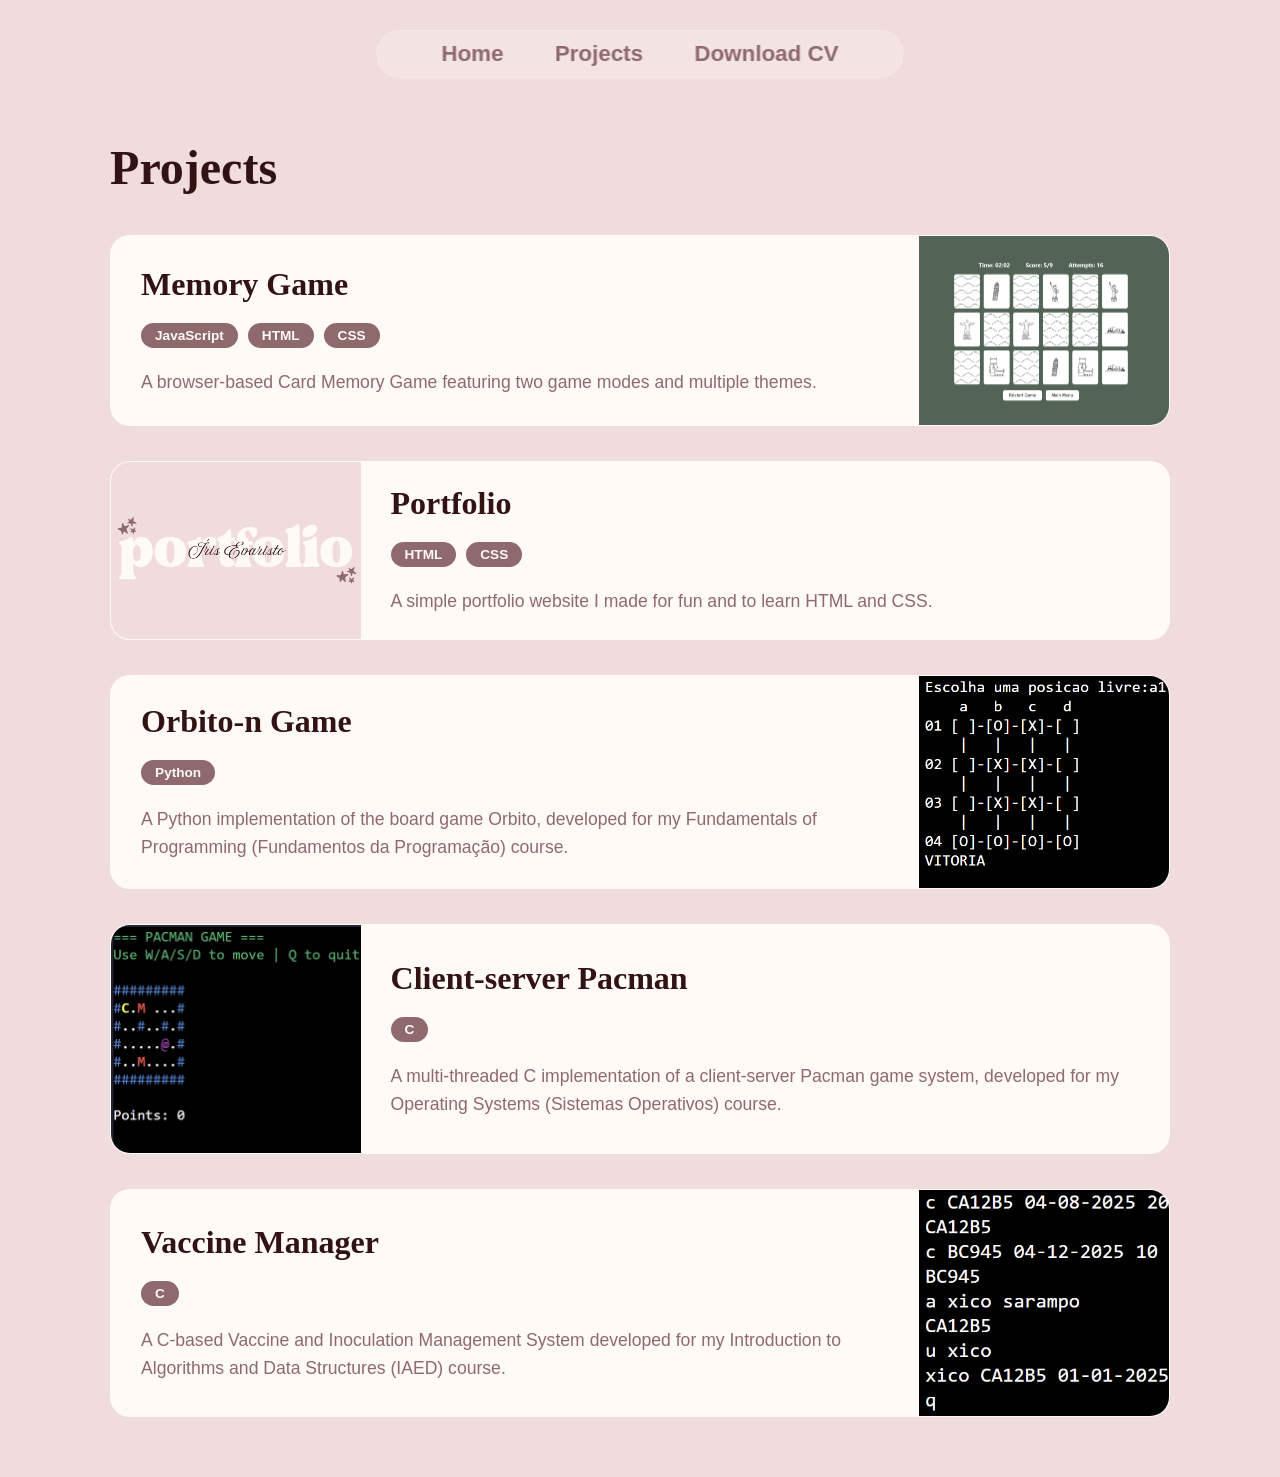
<file: projects.html>
<!DOCTYPE html>
<html lang="pt-PT">
<head>
    <meta charset="UTF-8">
    <meta name="viewport" content="width=device-width, initial-scale=1.0">
    <title>Íris Evaristo - Projects</title>
    <link rel="stylesheet" href="css/style.css">
</head>
<body>
    <!-- NAV BAR -->
    <nav class="nav-bar">
        <a href="index.html">Home</a>
        <a href="projects.html">Projects</a>
        <a href="files/CV_Íris_Evaristo.pdf" download>Download CV</a>
    </nav>

<!-- PROJECTS PAGE -->
    <main class="projects-section">
        <div class="aligned-content">
            <h2 class="projects-title">Projects</h2>

            <div class="projects-container">
                <a href="https://github.com/irisgevaristo/Memory-game" target="_blank" rel="noopener noreferrer" class="project-card">
                    <div class="project-content">
                        <h3>Memory Game</h3>
                        <div class="project-tech">
                            <span>JavaScript</span>
                            <span>HTML</span>
                            <span>CSS</span>
                        </div>
                        <p>A browser-based Card Memory Game featuring two game modes and multiple themes.</p>
                    </div>
                    <div class="project-image">
                        <img src="images/memory.png" alt="Memory Game preview">
                    </div>
                </a>
                <a href="https://github.com/irisgevaristo/portfolio" target="_blank" rel="noopener noreferrer" class="project-card">
                    <div class="project-content">
                        <h3>Portfolio</h3>
                        <div class="project-tech">
                            <span>HTML</span>
                            <span>CSS</span>
                        </div>
                        <p>A simple portfolio website I made for fun and to learn HTML and CSS. </p>
                    </div>
                    <div class="project-image">
                        <img src="images/portfolio-cover.png" alt="Portfolio preview">
                    </div>
                </a>
                <a href="https://github.com/irisgevaristo/Orbito-n" target="_blank" rel="noopener noreferrer" class="project-card">
                    <div class="project-content">
                        <h3>Orbito-n Game</h3>
                        <div class="project-tech">
                            <span>Python</span>
                        </div>
                        <p>A Python implementation of the board game Orbito, developed for my Fundamentals of Programming (Fundamentos da Programação) course.</p>
                    </div>
                    <div class="project-image">
                        <img src="images/orbito.png" alt="Orbito-n preview">
                    </div>
                </a>
                <a href="https://github.com/irisgevaristo/Client-server-pacman" target="_blank" rel="noopener noreferrer" class="project-card">
                    <div class="project-content">
                        <h3>Client-server Pacman</h3>
                        <div class="project-tech">
                            <span>C</span>
                        </div>
                        <p>A multi-threaded C implementation of a client-server Pacman game system, developed for my Operating Systems (Sistemas Operativos) course.</p>
                    </div>
                    <div class="project-image">
                        <img src="images/pacman.png" alt="Client-server Pacman preview">
                    </div>
                </a>
                <a href="https://github.com/irisgevaristo/Vaccine-manager" target="_blank" rel="noopener noreferrer" class="project-card">
                    <div class="project-content">
                        <h3>Vaccine Manager</h3>
                        <div class="project-tech">
                            <span>C</span>
                        </div>
                        <p>A C-based Vaccine and Inoculation Management System developed for my Introduction to Algorithms and Data Structures (IAED) course.</p>
                    </div>
                    <div class="project-image">
                        <img src="images/vaccine.png" alt="Vaccine Manager preview">
                    </div>
                </a>
                <!-- Template for future projects -->
                <!--
                <a href="https://github.com" target="_blank" rel="noopener noreferrer" class="project-card">
                    <div class="project-content">
                        <h3>Project Name</h3>
                        <div class="project-tech">
                            <span>Python</span>
                        </div>
                        <p>Description</p>
                    </div>
                    <div class="project-image">
                        <img src="images/project.png" alt="Project preview">
                    </div>
                </a>
                -->
            </div>
        </div>
    </main>
</body>
</html>
</file>
<file: css/style.css>
html, body {
    width: 100%;
    max-width: 100%;
    overflow-x: hidden;
    scroll-behavior: smooth;
}

body {
    background-color: #f1dcdd;
    color: #8f6a6c;
    overflow-y: auto;
}

* {
    margin: 0;
    padding: 0;
    box-sizing: border-box;
    font-family: 'Segoe UI', sans-serif;
}


/* --- NAV BAR --- */
.nav-bar {
    position: fixed;
    top: 30px;
    left: 50%;
    transform: translateX(-50%);
    background-color: rgba(255, 255, 255, 0.2);
    backdrop-filter: blur(10px);
    padding: 10px 5%;
    border-radius: 60px;
    border: 1px solid rgba(255, 255, 255, 0.2);
    z-index: 100;
    
    display: flex;
    gap: 4vw;
    max-width: 90vw;
    width: max-content;
}

.nav-bar a {
    color: #8f6a6c;
    text-decoration: none;
    font-weight: 600;
    font-size: 1.4rem;
    transition: color 0.3s;
    white-space: nowrap;
}

.nav-bar a:hover {
    color: #321314;
}



/* --- MAIN PAGE --- */
.main-content {
    width: 100%;
}

/* --- COVER SECTION --- */
.cover-section {
    height: 100vh;
    display: flex;
    flex-direction: column;
    justify-content: center;
    align-items: center;
    background-size: cover;
    background-position: center;
}

.cover-image {
    max-width: 1000px;
    width: 90%;
    height: auto;
    object-fit: cover;
    transition: transform 0.3s ease;
}

/* --- CONTACT ME SECTION --- */
.contact-me-section {
    position: relative;
    min-height: 50vh;
    background-color: #fffaf5;
    display: flex;
    justify-content: center;
    align-items: center;
    padding: 5% 4%;
    width: 100%;
}

.aligned-content {
    width: 90%;
    margin: 0 auto;
    text-align: left;
}

.contact-grid {
    display: flex;
    gap: 15vw;
    width: 100%;
    align-items: flex-start;
}

.contact-left, .contact-right {
    flex: 1;
    display: flex;
    flex-direction: column;
}

.contact-left h2 {
    font-family: Georgia, serif;
    font-size: 3rem;
    line-height: 1.2;
    color: #321314;
    margin: 0;
}

.contact-left p {
    font-size: 1.2rem;
    line-height: 1.6;
    color: #8f6a6c;
    margin-top: 20px;
    margin-bottom: 20px;
}

.contact-right {
    align-items: flex-start;
}

.profile-photo {
    height: 7.2rem;
    width: 100px;
    object-fit: cover;
    margin-bottom: 25px;
    border-radius: 50%;
}

.contact-list {
    list-style: none;
    padding: 0;
    display: flex;
    flex-direction: column;
    gap: 15px;
}

.contact-list li {
    display: flex;
    align-items: center;
    gap: 12px;
    font-size: 1.2rem;
    line-height: 1.6;
    color: #8f6a6c;
}

.contact-list a {
    color: #8f6a6c;
    text-decoration: none;
    transition: color 0.3s ease;
}

.contact-list a:hover {
    color: #321314;
}

.contact-icon {
    font-size: 1.2rem;
    display: inline-flex;
    align-items: center;
    justify-content: center;
    width: 24px;
}

/* --- ABOUT ME SECTION --- */
.about-me-section {
    position: relative;
    display: flex;
    justify-content: center;
    align-items: center;
    padding: 5% 4%;
    padding-top: 140px;
    width: 100%;
    
}

.about-grid {
    display: flex;
    gap: 15vw;
    width: 100%;
    align-items: flex-start;
}

.about-left {
    flex: 1;
    display: flex;
    flex-direction: column;
    gap: 50px;
}

.about-right {
    flex: 1;
    display: flex;
    flex-direction: column;
    gap: 110px;
}

.about-left h3, .about-right h3 {
    font-family: Georgia, serif;
    font-size: 2.2rem;
    color: #321314;
    margin-bottom: 20px;
}

.education-timeline {
    display: flex;
    flex-direction: column;
}

.timeline-item {
    display: flex;
    gap: 10px;
    position: relative;
}

.timeline-marker {
    display: flex;
    flex-direction: column;
    align-items: center;
    position: relative;
    width: 30px;
    flex-shrink: 0;
}

.timeline-star {
    font-size: 1.5rem;
    color: #321314;
    line-height: 1;
    z-index: 2;
}

.timeline-line {
    width: 2px;
    background-color: rgba(255, 255, 255, 0.2);
    position: absolute;
    top: 25px;
    bottom: -15px;
    z-index: 1;
}

.timeline-content {
    display: flex;
    align-items: flex-start;
    padding-bottom: 20px;
}

.timeline-year {
    font-family: Georgia, serif;
    font-size: 1.5rem;
    font-weight: bold;
    color: #8f6a6c;
    width: 130px;
    flex-shrink: 0;
    line-height: 1.2;
}

.timeline-details h4 {
    font-family: Georgia, serif;
    font-size: 1.2rem;
    color: #8f6a6c;
    font-weight: 600;
    margin-bottom: 4px;
}

.timeline-details p {
    font-size: 1rem;
    color: #8f6a6c;
    margin: 0;
}

.hobbies-container {
    display: flex;
    gap: 20px;
    flex-wrap: wrap;
}

.hobby-item {
    display: flex;
    flex-direction: column;
    align-items: center;
    text-align: center;
    width: 100px;
}

.hobby-item p {
    font-size: 1rem;
    line-height: 1.3;
    color: #8f6a6c;
    margin: 0;
}

.hobby-icon {
    width: 45px;
    height: 45px;
    object-fit: contain;
    margin-bottom: 12px;
}

.skills-list {
    list-style: none;
    padding: 0;
    display: flex;
    flex-wrap: wrap;
    gap: 15px;
}

.skills-list li {
    font-size: 1rem;
    background-color: #8f6a6c;
    color: #f1dcdd;
    padding: 10px 20px;
    border-radius: 20px;
    font-weight: bold;
    border: 1px solid rgba(255, 255, 255, 0.3);
}

.languages-container {
    display: flex;
    gap: 40px;
}

.lang-item {
    display: flex;
    flex-direction: column;
}

.lang-item h4 {
    font-family: Georgia, serif;
    font-size: 1.2rem;
    color: #8f6a6c;
    margin-bottom: 5px;
}

.lang-item p {
    font-size: 1rem;
    color: #8f6a6c;
    margin: 0;
}

.about-footer {
    width: 100%;
    text-align: center;
    margin-top: 60px;
    color: #8f6a6c;
    font-family: Georgia, serif;
    text-decoration: none;
    font-size: 1.2rem;
    font-weight: bold;
    transition: transform 0.2s, background-color 0.2s;
    display: block;
}

.about-footer:hover {
    transform: translateY(-3px);
    color: #321314;
}



/* --- PROJECTS PAGE --- */
.projects-section {
    min-height: 100vh;
    padding: 140px 4% 60px 4%;
    display: flex;
    justify-content: center;
    width: 100%;
}

.projects-title {
    font-family: Georgia, serif;
    font-size: 3rem;
    color: #321314;
    margin-bottom: 40px;
}

.projects-container {
    display: flex;
    flex-direction: column;
    gap: 35px;
    width: 100%;
}

.project-card {
    max-height: 250px;
    align-items: center;
    display: flex;
    text-decoration: none;
    color: inherit;
    background-color: #fffaf5;
    border-radius: 20px;
    overflow: hidden;
    border: 1px solid rgba(255, 255, 255, 0.15);
    transition: transform 0.3s ease, box-shadow 0.3s ease, border-color 0.3s ease;
    width: 100%;
}

.project-card:hover {
    transform: translateY(-5px);
    box-shadow: 0 12px 30px rgba(0, 0, 0, 0.3);
    border-color: rgba(240, 181, 202, 0.5);
}

.project-card:nth-child(even) {
    flex-direction: row-reverse;
}

.project-content {
    flex: 3;
    padding: 20px 30px;
    display: flex;
    flex-direction: column;
    justify-content: center;
}

.project-content h3 {
    font-family: Georgia, serif;
    font-size: 2rem;
    color: #321314;
    margin-bottom: 20px;
}

.project-tech {
    display: flex;
    flex-wrap: wrap;
    gap: 10px;
    margin-bottom: 20px;
}

.project-tech span {
    background-color: #8f6a6c;
    color: #fffaf5;
    padding: 5px 14px;
    border-radius: 15px;
    font-size: 0.85rem;
    font-weight: bold;
}

.project-content p {
    font-size: 1.1rem;
    line-height: 1.6;
    color: #8f6a6c;
}

.project-image {
    flex: 1;
    height: 100%;
    overflow: hidden;
}

.project-image img {
    width: 100%;
    height: 100%;
    object-fit: cover;
    display: block;
    transition: transform 0.5s ease;
}

.project-card:hover .project-image img {
    transform: scale(1.05);
}

@media (max-width: 768px) {
    .nav-bar {
        width: 92%;
        padding: 10px 15px;
        gap: 15px;
        top: 15px;
        justify-content: center;
    }

    .nav-bar a {
        font-size: 1rem;
    }

    .contact-me-section,
    .about-me-section {
        padding: 80px 20px 40px 20px;
        min-height: auto;
    }

    .contact-grid,
    .about-grid {
        flex-direction: column;
        gap: 40px;
    }

    .timeline-content {
        flex-direction: column;
        gap: 5px;
    }

    .timeline-year {
        width: auto;
    }

    .languages-container {
        flex-wrap: wrap;
        gap: 20px;
    }

    .contact-left h2{
        font-size: 2.2rem;
    }

    .about-left h3,
    .about-right h3 {
        font-size: 1.8rem;
    }

    .projects-section {
        padding-top: 100px;
    }

    .projects-title {
        font-size: 2.2rem;
    }

    .project-card,
    .project-card:nth-child(even) {
        flex-direction: column-reverse;
        max-height: none;
    }

    .project-image-wrapper {
        height: 200px;
        min-height: auto;
    }

    .project-content {
        padding: 25px 20px;
    }

    .project-content h3 {
        font-size: 1.6rem;
    }
}
</file>
